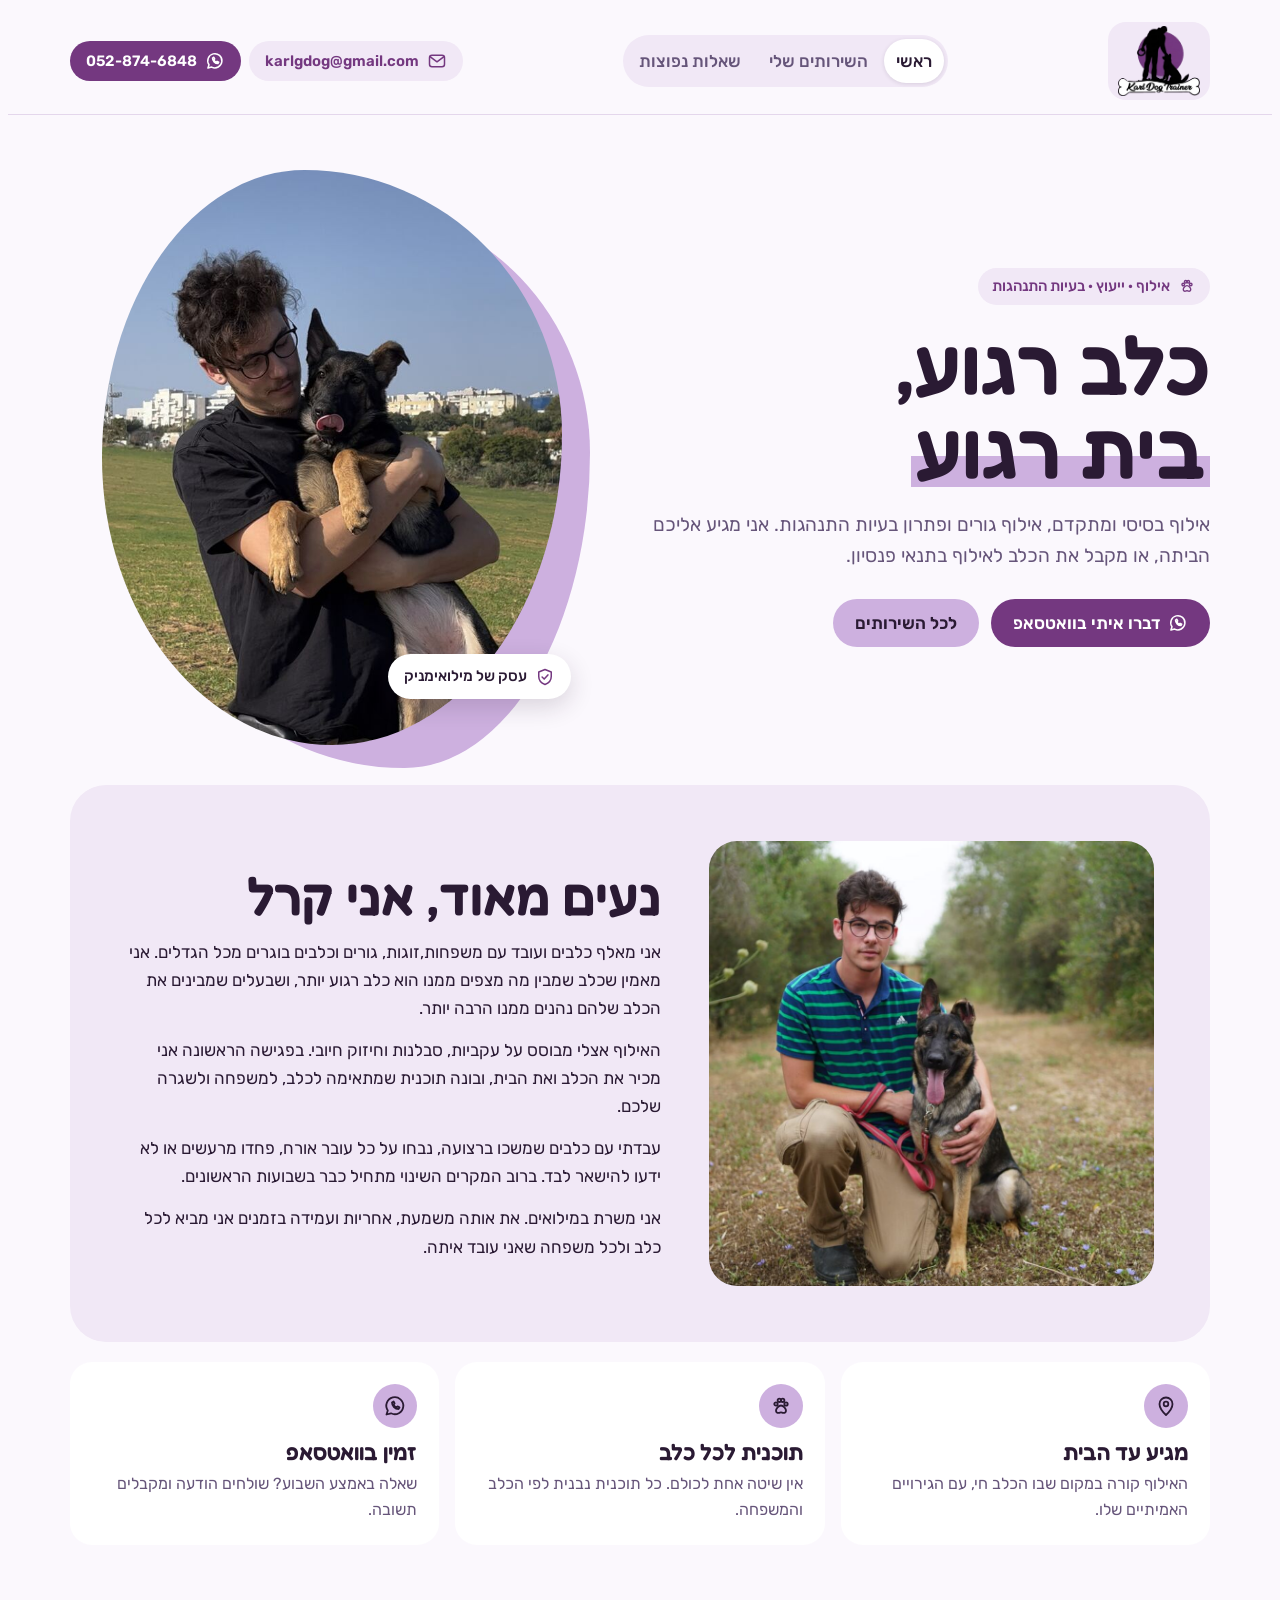
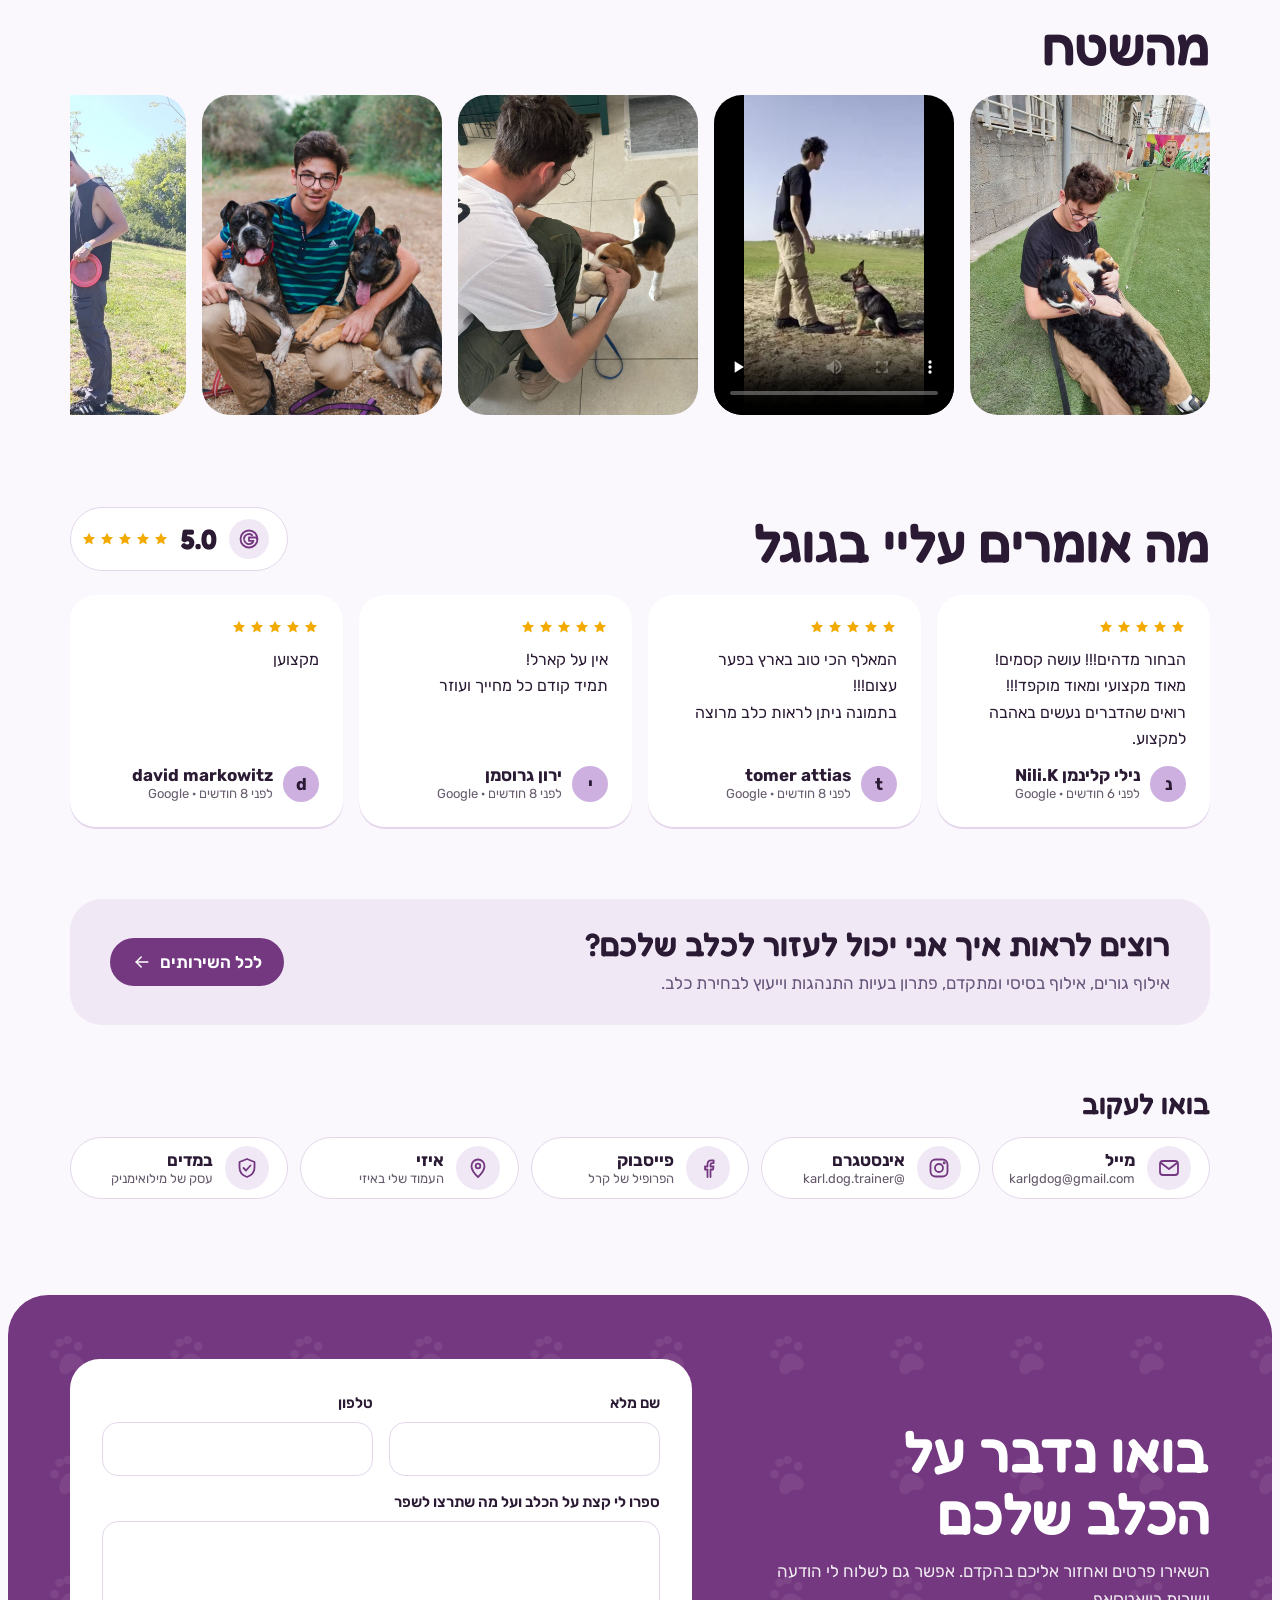
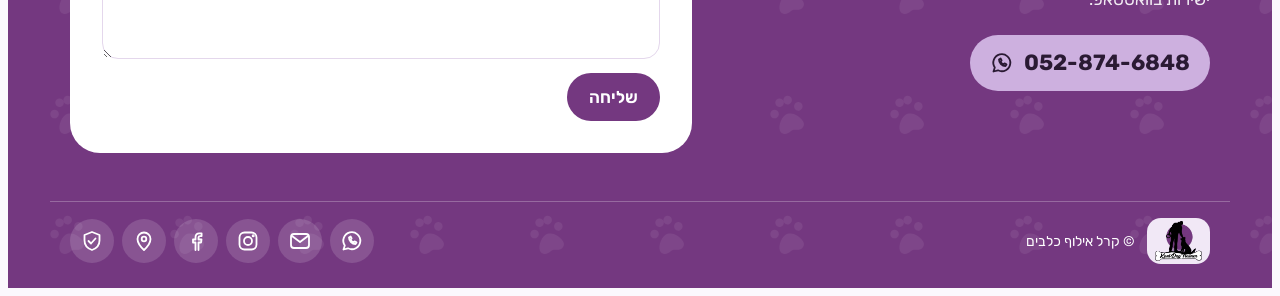
<file: index.html>
<!doctype html>
<html lang="he" dir="rtl">
<head>
<meta charset="utf-8">
<meta name="viewport" content="width=device-width, initial-scale=1, viewport-fit=cover">
<title>קרל אילוף כלבים | אילוף גורים, אילוף בסיסי ומתקדם ובעיות התנהגות</title>
<meta name="description" content="קרל, מאלף כלבים. אילוף בסיסי ומתקדם, אילוף גורים, פתרון בעיות התנהגות וייעוץ לבחירת כלב, בבית הלקוח או בתנאי פנסיון.">
<meta name="theme-color" content="#743880">
<meta property="og:type" content="website">
<meta property="og:locale" content="he_IL">
<meta property="og:title" content="קרל אילוף כלבים | אילוף גורים, אילוף בסיסי ומתקדם ובעיות התנהגות">
<meta property="og:description" content="קרל, מאלף כלבים. אילוף בסיסי ומתקדם, אילוף גורים, פתרון בעיות התנהגות וייעוץ לבחירת כלב, בבית הלקוח או בתנאי פנסיון.">
<meta property="og:image" content="/media/og-image.jpg">
<link rel="icon" type="image/png" href="/media/favicon.png">
<link rel="apple-touch-icon" href="/media/favicon.png">
<script src="assets/analytics.js"></script>
<link rel="preconnect" href="https://fonts.googleapis.com"><link rel="preconnect" href="https://fonts.gstatic.com" crossorigin>
<link rel="stylesheet" href="https://fonts.googleapis.com/css2?family=Fredoka:wght@500;600;700&family=Rubik:wght@400;500;700&display=swap">
<link rel="stylesheet" href="assets/style.css">
<script src="assets/site.js" defer></script>
</head>
<body data-view="home">
<div id="app" dir="rtl" lang="he"></div>
<noscript><p style="padding:24px">קרל אילוף כלבים · 052-874-6848 · karlgdog@gmail.com</p></noscript>
</body>
</html>
</file>
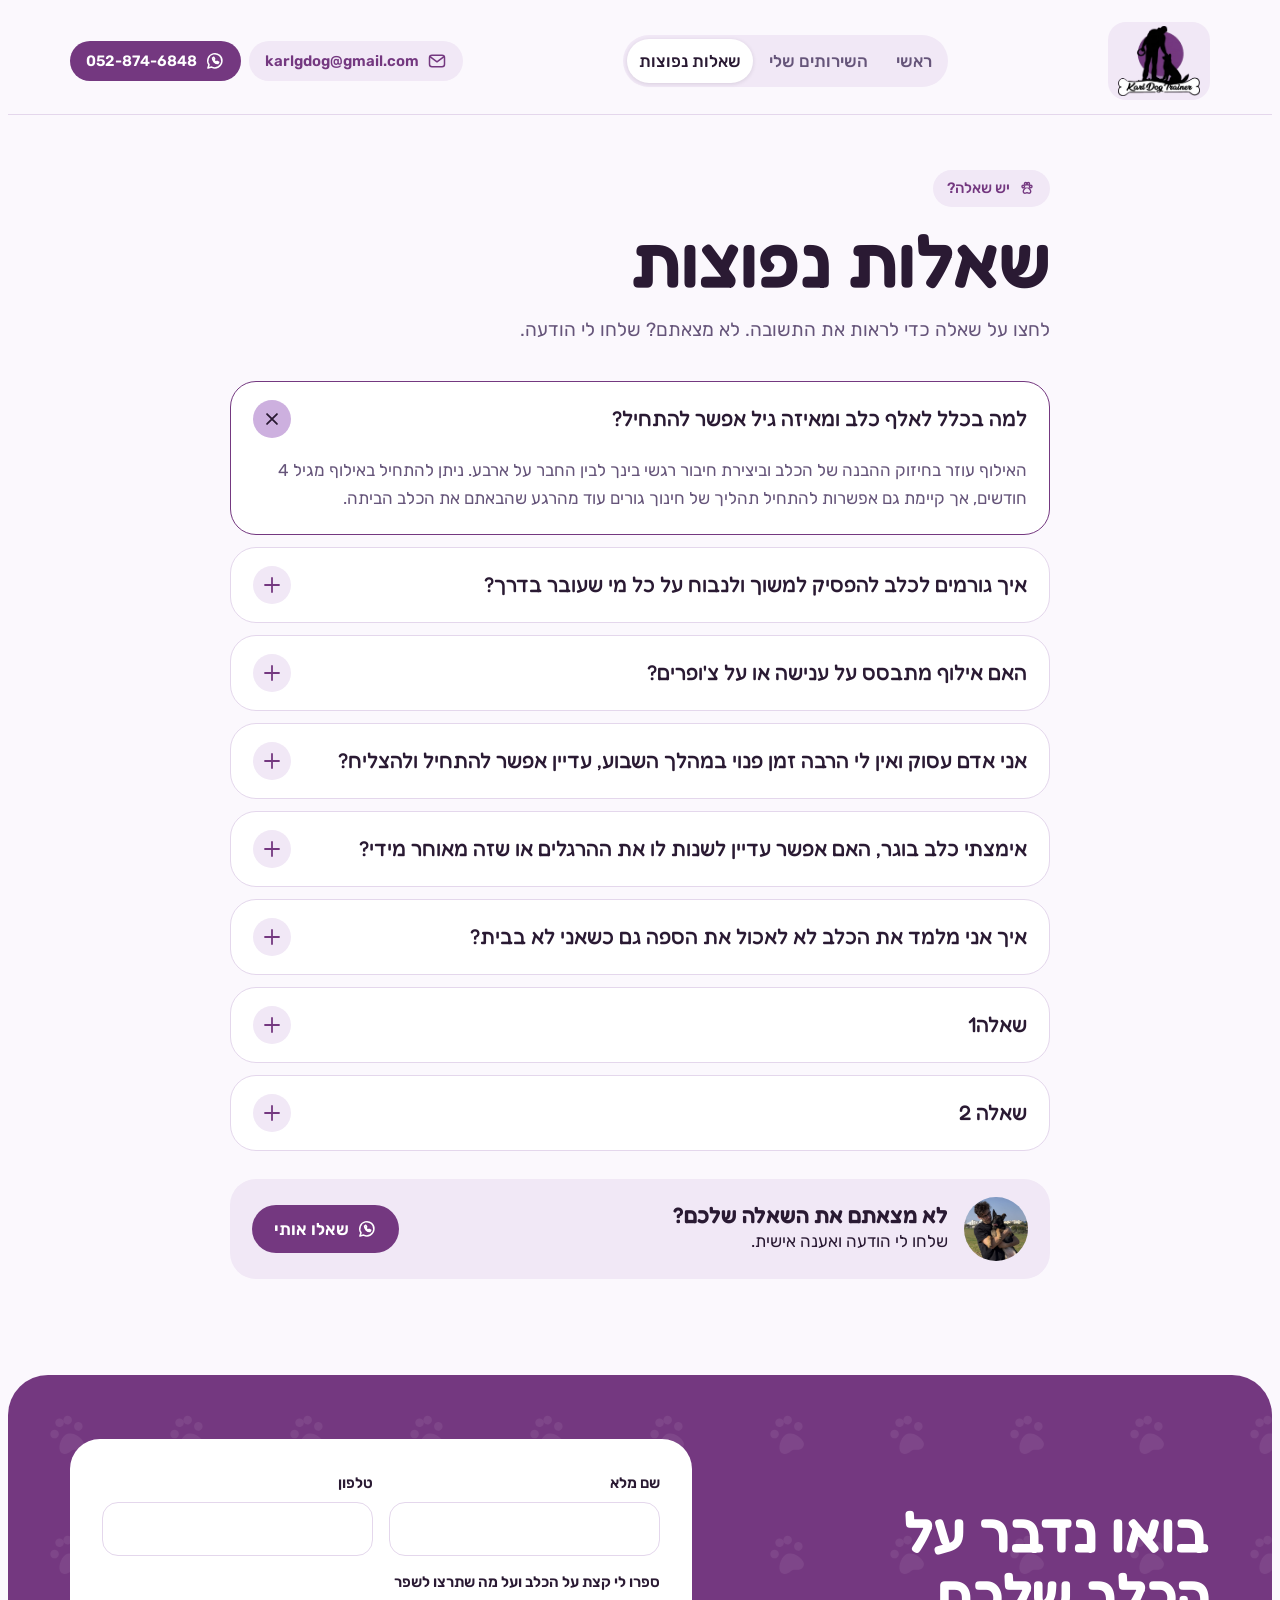
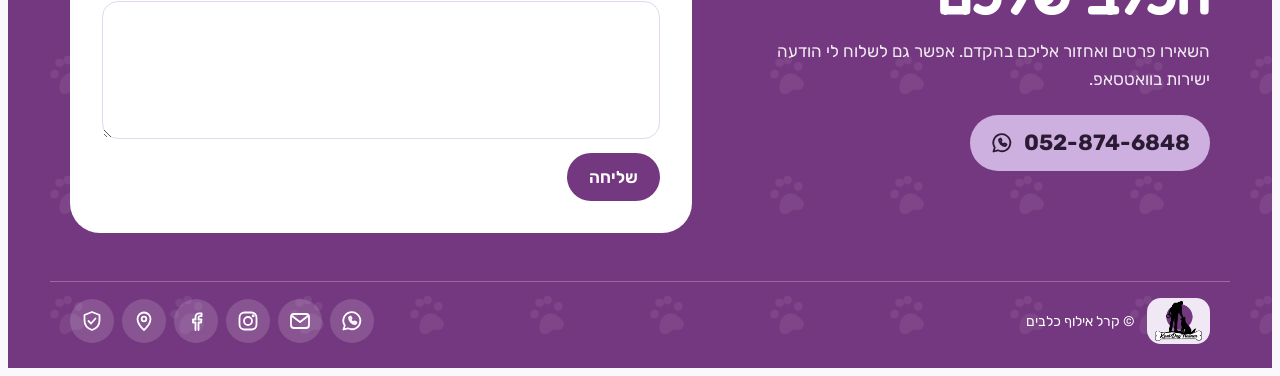
<file: faq.html>
<!doctype html>
<html lang="he" dir="rtl">
<head>
<meta charset="utf-8">
<meta name="viewport" content="width=device-width, initial-scale=1, viewport-fit=cover">
<title>שאלות נפוצות | קרל אילוף כלבים</title>
<meta name="description" content="תשובות לשאלות נפוצות על אילוף כלבים: מאיזה גיל, כמה מפגשים, אילוף בבית או בפנסיון ועוד.">
<meta name="theme-color" content="#743880">
<meta property="og:type" content="website">
<meta property="og:locale" content="he_IL">
<meta property="og:title" content="שאלות נפוצות | קרל אילוף כלבים">
<meta property="og:description" content="תשובות לשאלות נפוצות על אילוף כלבים: מאיזה גיל, כמה מפגשים, אילוף בבית או בפנסיון ועוד.">
<meta property="og:image" content="/media/og-image.jpg">
<link rel="icon" type="image/png" href="/media/favicon.png">
<link rel="apple-touch-icon" href="/media/favicon.png">
<script src="assets/analytics.js"></script>
<link rel="preconnect" href="https://fonts.googleapis.com"><link rel="preconnect" href="https://fonts.gstatic.com" crossorigin>
<link rel="stylesheet" href="https://fonts.googleapis.com/css2?family=Fredoka:wght@500;600;700&family=Rubik:wght@400;500;700&display=swap">
<link rel="stylesheet" href="assets/style.css">
<script src="assets/site.js" defer></script>
</head>
<body data-view="faq">
<div id="app" dir="rtl" lang="he"></div>
<noscript><p style="padding:24px">קרל אילוף כלבים · 052-874-6848 · karlgdog@gmail.com</p></noscript>
</body>
</html>
</file>
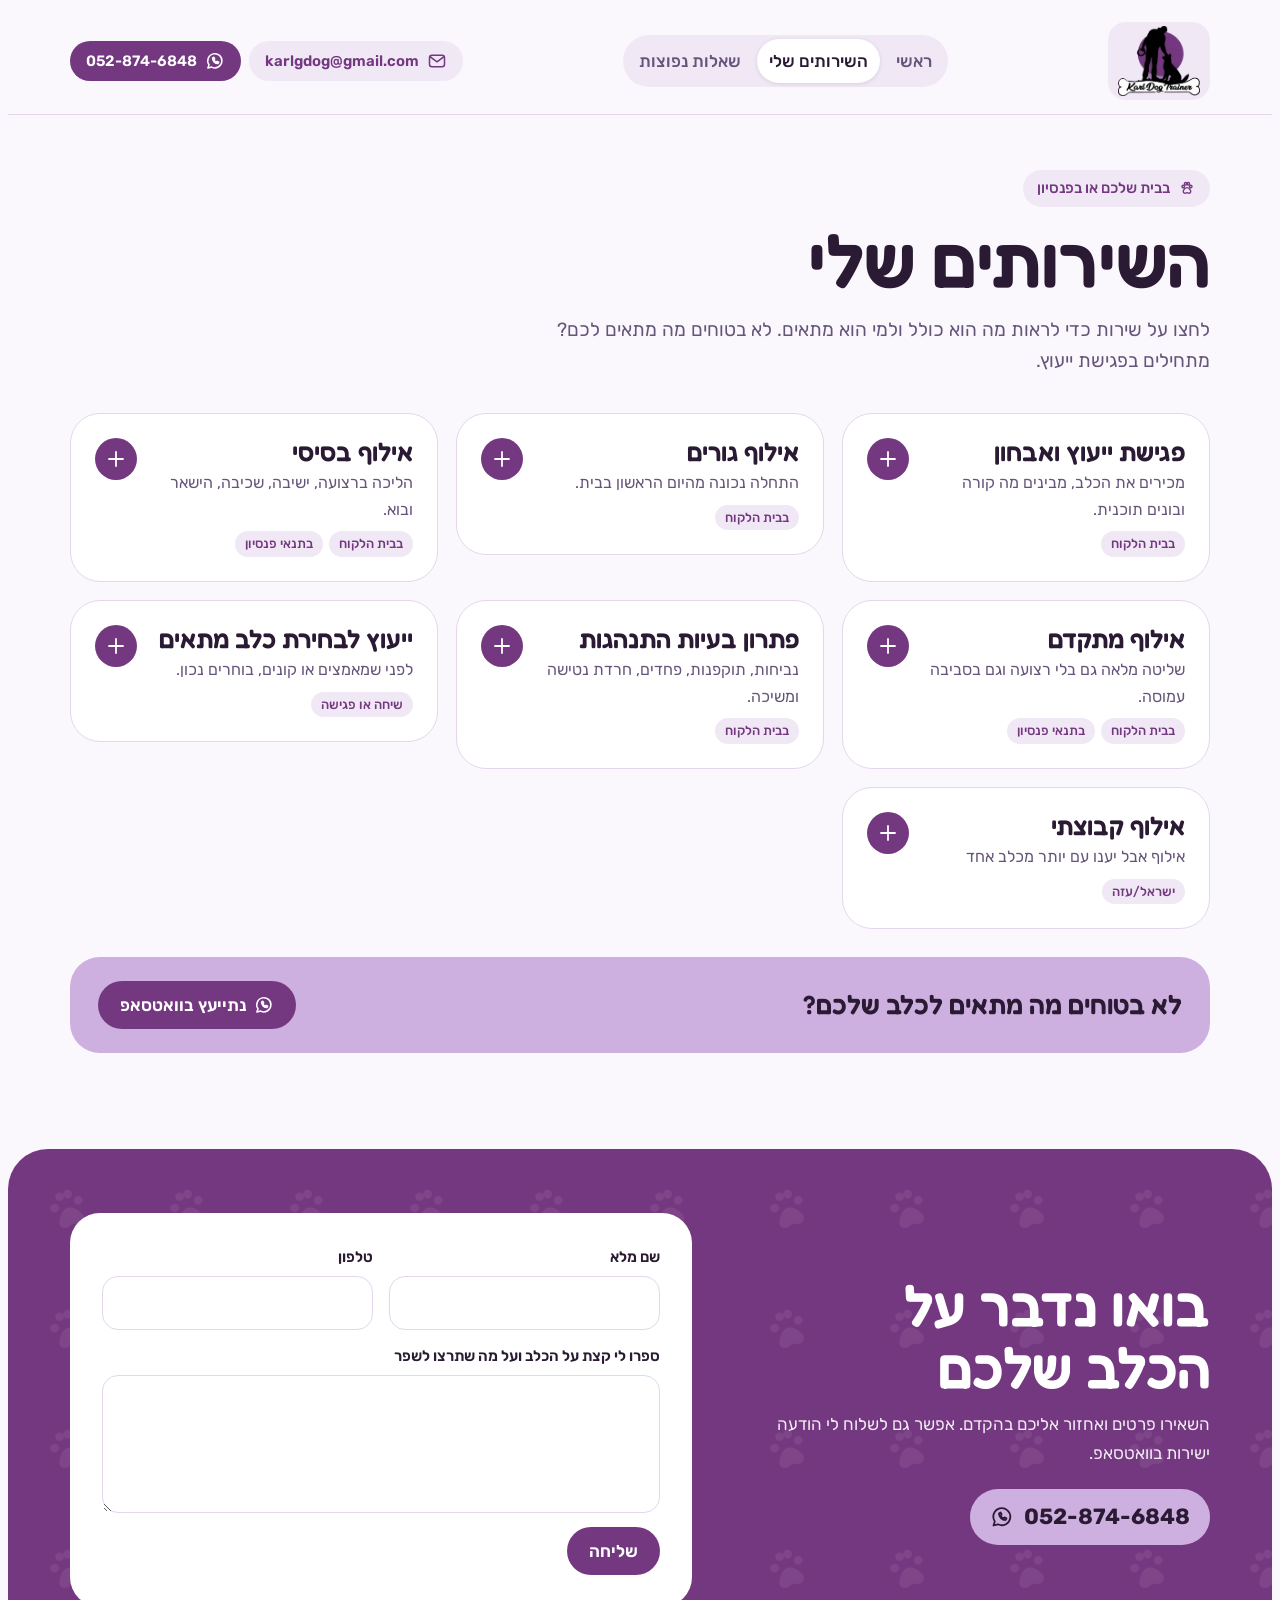
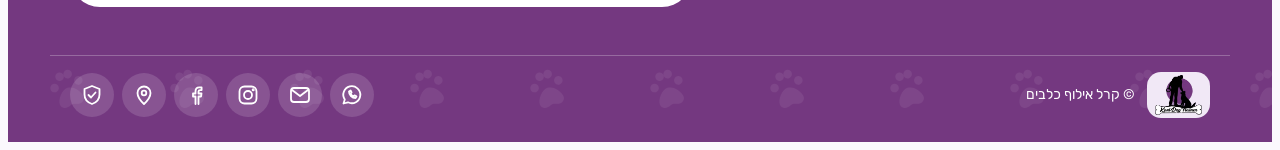
<file: services.html>
<!doctype html>
<html lang="he" dir="rtl">
<head>
<meta charset="utf-8">
<meta name="viewport" content="width=device-width, initial-scale=1, viewport-fit=cover">
<title>השירותים שלי | קרל אילוף כלבים</title>
<meta name="description" content="אילוף גורים, אילוף בסיסי ומתקדם, פתרון בעיות התנהגות, פגישת ייעוץ וייעוץ לבחירת כלב מתאים.">
<meta name="theme-color" content="#743880">
<meta property="og:type" content="website">
<meta property="og:locale" content="he_IL">
<meta property="og:title" content="השירותים שלי | קרל אילוף כלבים">
<meta property="og:description" content="אילוף גורים, אילוף בסיסי ומתקדם, פתרון בעיות התנהגות, פגישת ייעוץ וייעוץ לבחירת כלב מתאים.">
<meta property="og:image" content="/media/og-image.jpg">
<link rel="icon" type="image/png" href="/media/favicon.png">
<link rel="apple-touch-icon" href="/media/favicon.png">
<script src="assets/analytics.js"></script>
<link rel="preconnect" href="https://fonts.googleapis.com"><link rel="preconnect" href="https://fonts.gstatic.com" crossorigin>
<link rel="stylesheet" href="https://fonts.googleapis.com/css2?family=Fredoka:wght@500;600;700&family=Rubik:wght@400;500;700&display=swap">
<link rel="stylesheet" href="assets/style.css">
<script src="assets/site.js" defer></script>
</head>
<body data-view="services">
<div id="app" dir="rtl" lang="he"></div>
<noscript><p style="padding:24px">קרל אילוף כלבים · 052-874-6848 · karlgdog@gmail.com</p></noscript>
</body>
</html>
</file>
<file: assets/style.css>
/* Structure shared by all three designs. Colors and fonts come from each design's tokens. */
*, *::before, *::after { box-sizing: border-box; }
html { scroll-behavior: smooth; -webkit-text-size-adjust: 100%; }
@media (prefers-reduced-motion: reduce) { html { scroll-behavior: auto; } *, *::before, *::after { transition: none !important; animation: none !important; } }
body { background: var(--bg); color: var(--fg); font-family: var(--body); font-size: 17px; line-height: 1.65; }
body::before { content: ""; position: fixed; inset: 0 0 auto; height: env(safe-area-inset-top, 0px); z-index: 50; background: var(--header-bg, var(--bg)); }
h1, h2, h3 { font-family: var(--display); text-wrap: balance; margin: 0; line-height: 1.1; }
p { margin: 0; }
a { color: inherit; }
img, video { display: block; max-width: 100%; }
:focus-visible { outline: 3px solid var(--accent); outline-offset: 3px; border-radius: 4px; }
.wrap { width: 100%; max-width: 1180px; margin-inline: auto; padding-left: max(20px, env(safe-area-inset-left, 0px)); padding-right: max(20px, env(safe-area-inset-right, 0px)); }
.stack { display: flex; flex-direction: column; }

.draft-badge { font-size: 13px; text-align: center; padding: 6px 16px; background: var(--fg); color: var(--bg); letter-spacing: .02em; }

/* Header */
.site-header { position: sticky; top: env(safe-area-inset-top, 0px); z-index: 40; background: var(--header-bg, var(--bg)); }
.header-row { display: flex; align-items: center; justify-content: space-between; gap: 16px; padding-block: 14px; }
.brand { display: flex; align-items: center; gap: 10px; text-decoration: none; font-family: var(--display); }
.nav { display: flex; gap: 4px; flex-wrap: wrap; }
.nav-link { text-decoration: none; padding: 8px 12px; white-space: nowrap; }
@media (max-width: 720px) {
  .header-row { flex-wrap: wrap; row-gap: 8px; }
  .nav { order: 3; width: 100%; overflow-x: auto; flex-wrap: nowrap; scrollbar-width: none; }
  .nav-link { padding: 6px 10px; }
  .header-cta-text { display: none; }
}

/* Buttons */
.btn { display: inline-flex; align-items: center; justify-content: center; gap: 8px; text-decoration: none; cursor: pointer; border: 0; font: inherit; font-weight: 600; min-height: 48px; padding: 10px 22px; background: var(--accent); color: var(--accent-fg); transition: transform .15s ease, filter .15s ease; }
.btn:hover { filter: brightness(1.07); }
.btn:active { transform: translateY(1px); }
.btn svg { width: 20px; height: 20px; }
.btn-ghost { background: transparent; color: var(--fg); box-shadow: inset 0 0 0 1.5px currentColor; }
.btn-small { min-height: 40px; padding: 6px 16px; font-size: 15px; }

/* Media */
.media { margin: 0; overflow: hidden; background: var(--surface); }
.media img, .media video { width: 100%; height: 100%; object-fit: cover; }

/* Details: FAQ + services */
details > summary { list-style: none; cursor: pointer; }
details > summary::-webkit-details-marker { display: none; }
.faq-item summary, .svc summary { display: flex; align-items: center; justify-content: space-between; gap: 16px; }
.faq-toggle, .svc-toggle { flex: none; display: grid; place-items: center; transition: transform .25s ease; }
details[open] > summary .faq-toggle, details[open] > summary .svc-toggle { transform: rotate(45deg); }
@supports (interpolate-size: allow-keywords) {
  :root { interpolate-size: allow-keywords; }
  details::details-content { block-size: 0; overflow: hidden; transition: block-size .3s ease, content-visibility .3s allow-discrete; }
  details[open]::details-content { block-size: auto; }
}
.svc-head { display: flex; flex-direction: column; gap: 4px; min-width: 0; }
.svc-tags { display: flex; gap: 6px; flex-wrap: wrap; margin-top: 4px; }
.tag { font-size: 13px; padding: 2px 10px; }
.svc-body { display: flex; flex-direction: column; gap: 14px; }
.svc-list { margin: 0; padding: 0; list-style: none; display: grid; gap: 6px; }
.svc-list li { position: relative; padding-inline-start: 22px; }
.svc-list li::before { content: ""; position: absolute; inset-inline-start: 2px; top: .62em; width: 9px; height: 9px; background: var(--accent); }
.svc-price { display: flex; align-items: center; gap: 12px; flex-wrap: wrap; }
.svc-price .price { margin-inline-end: auto; font-variant-numeric: tabular-nums; }
.svc-price .price strong { font-family: var(--display); font-size: 1.7em; line-height: 1; }
.price-label { font-size: 13px; letter-spacing: .06em; opacity: .75; }

/* Reviews */
.review { margin: 0; display: flex; flex-direction: column; gap: 12px; }
.review blockquote { margin: 0; }
.review figcaption { display: flex; align-items: center; gap: 10px; margin-top: auto; }
.review figcaption > span:last-child { display: flex; flex-direction: column; line-height: 1.3; }
.review small { opacity: .7; font-size: 13px; }
.r-avatar { width: 36px; height: 36px; border-radius: 50%; display: grid; place-items: center; font-weight: 700; background: var(--accent); color: var(--accent-fg); }
.stars { display: inline-flex; gap: 2px; color: var(--star, #E8A317); }

/* Links */
.link-item { display: flex; align-items: center; gap: 12px; text-decoration: none; min-width: 0; }
.link-ic { flex: none; display: grid; place-items: center; }
.link-txt { display: flex; flex-direction: column; line-height: 1.3; min-width: 0; }
.link-txt small { opacity: .72; font-size: 13px; overflow-wrap: anywhere; }
.soc { display: grid; place-items: center; width: 44px; height: 44px; }

/* Contact form */
.contact-form { display: grid; grid-template-columns: 1fr 1fr; gap: 14px 16px; }
.field { display: flex; flex-direction: column; gap: 6px; min-width: 0; }
.field-wide { grid-column: 1 / -1; }
.field label { font-size: 15px; font-weight: 600; }
.field input, .field textarea { font: inherit; color: inherit; background: var(--field-bg, var(--bg)); border: 1.5px solid var(--line); padding: 12px 14px; width: 100%; min-height: 48px; }
.field textarea { resize: vertical; }
.field input:focus, .field textarea:focus { outline: none; border-color: var(--accent); box-shadow: 0 0 0 3px color-mix(in srgb, var(--accent) 25%, transparent); }
.field [aria-invalid="true"] { border-color: #D64545; }
.field input[dir="ltr"] { text-align: right; }
.form-actions { display: flex; align-items: center; gap: 16px; flex-wrap: wrap; }
.form-status { font-size: 15px; min-width: 0; flex: 1 1 220px; }
.form-status a { font-weight: 600; }
@media (max-width: 560px) { .contact-form { grid-template-columns: 1fr; } .form-actions .btn { width: 100%; } }

/* Floating WhatsApp */
.wa-float { position: fixed; z-index: 45; left: calc(18px + env(safe-area-inset-left, 0px)); bottom: calc(18px + env(safe-area-inset-bottom, 0px)); width: 56px; height: 56px; border-radius: 50%; display: grid; place-items: center; background: #25D366; color: #fff; box-shadow: 0 6px 20px rgba(0,0,0,.25); }
.wa-float svg { width: 30px; height: 30px; }

/* Design B "גור": friendly and soft, round shapes, in Karl's purple brand with lilac highlights. */
:root {
  --bg: #FBF8FD; --surface: #F1E8F6; --card: #FFFFFF; --fg: #2A1A33; --muted: #66557A; --line: #E4D7EC;
  --accent: #743880; --accent-fg: #FFFFFF; --sun: #CDB0DF; --sun-fg: #2A1A33;
  --header-bg: #FBF8FD; --field-bg: #FFFFFF; --star: #F2A900; --logo-bg: #F1E8F6;
  --display: "Fredoka", "Rubik", "Varela Round", sans-serif;
  --body: "Rubik", "Segoe UI", Arial, sans-serif;
}
@media (prefers-color-scheme: dark) { :root:not([data-theme="light"]) {
  --bg: #1A1220; --surface: #261A2F; --card: #2E2139; --fg: #F4EDF8; --muted: #BCA9CA; --line: #3F2E4C;
  --accent: #C690DC; --accent-fg: #1A1220; --sun: #7B4E93; --sun-fg: #F7EFFC;
  --header-bg: #1A1220; --field-bg: #21172A; --star: #FFC93C; --logo-bg: #EADCF2; color-scheme: dark; } }
:root[data-theme="dark"] {
  --bg: #1A1220; --surface: #261A2F; --card: #2E2139; --fg: #F4EDF8; --muted: #BCA9CA; --line: #3F2E4C;
  --accent: #C690DC; --accent-fg: #1A1220; --sun: #7B4E93; --sun-fg: #F7EFFC;
  --header-bg: #1A1220; --field-bg: #21172A; --star: #FFC93C; --logo-bg: #EADCF2; color-scheme: dark; }

body { font-size: 17px; }
h1, h2, h3 { font-weight: 600; }
.btn { border-radius: 999px; }
.btn-sun { background: var(--sun); color: var(--sun-fg); }
.hl-mark { background: linear-gradient(transparent 58%, var(--sun) 58%, var(--sun) 90%, transparent 90%); padding-inline: 4px; color: inherit; }
.kicker { display: inline-flex; align-items: center; gap: 8px; font-size: 15px; font-weight: 500; color: var(--accent); background: var(--surface); padding: 6px 14px; border-radius: 999px; }
.kicker svg { width: 18px; height: 18px; }
.b-title { font-size: clamp(34px, 4.6vw, 52px); }

.site-header { box-shadow: 0 1px 0 var(--line); }
.brand-dot { width: 44px; height: 44px; border-radius: 50%; display: grid; place-items: center; background: var(--sun); color: var(--sun-fg); }
.brand b { font-size: 26px; font-weight: 600; }
.brand small { display: block; font-family: var(--body); font-size: 13px; color: var(--muted); margin-top: -4px; }
.nav { background: var(--surface); border-radius: 999px; padding: 4px; }
.nav-link { border-radius: 999px; font-weight: 500; color: var(--muted); }
.nav-link:hover { color: var(--fg); }
.nav-link.is-current { background: var(--card); color: var(--fg); box-shadow: 0 1px 4px rgba(42,26,51,.12); }
@media (max-width: 720px) { .nav { width: 100%; justify-content: space-between; } }

/* Hero */
.b-hero { padding-block: 56px 40px; overflow: hidden; }
.b-hero .wrap { display: grid; grid-template-columns: 1.1fr 1fr; gap: 40px; align-items: center; }
.b-hero h1 { font-size: clamp(46px, 6.4vw, 80px); line-height: 1.05; margin-block: 18px; }
.b-hero .lead { font-size: 19px; color: var(--muted); max-width: 32em; }
.b-hero .ctas { display: flex; gap: 12px; flex-wrap: wrap; margin-top: 28px; }
.b-blob { position: relative; justify-self: center; width: min(100%, 460px); }
.b-blob::before { content: ""; position: absolute; inset: 6% -6% -4% 10%; background: var(--sun); border-radius: 46% 54% 42% 58% / 55% 44% 56% 45%; }
.b-blob .media { position: relative; aspect-ratio: 4 / 5; border-radius: 44% 56% 50% 50% / 50% 46% 54% 50%; }
.b-chip { position: absolute; display: flex; align-items: center; gap: 8px; background: var(--card); color: var(--fg); border-radius: 999px; padding: 10px 16px; font-weight: 500; font-size: 15px; box-shadow: 0 8px 24px rgba(42,26,51,.16); text-decoration: none; }
.b-chip svg { width: 20px; height: 20px; color: var(--accent); }
.b-chip.c1 { top: 10%; left: -4%; }
.b-chip.c2 { bottom: 8%; right: -2%; }
.b-chip .stars svg { width: 14px; height: 14px; color: var(--star); }

/* Services pills on home */
.b-pills { padding-block: 16px 64px; }
.b-pills .row { display: flex; flex-wrap: wrap; gap: 10px; }
.b-pills a { text-decoration: none; background: var(--card); border: 1.5px solid var(--line); border-radius: 999px; padding: 10px 18px; font-weight: 500; transition: border-color .15s, background .15s; }
.b-pills a:hover { border-color: var(--accent); background: var(--surface); }

/* About */
.b-about .box { background: var(--surface); border-radius: 36px; padding: clamp(24px, 5vw, 56px); display: grid; grid-template-columns: 1fr 1.2fr; gap: 48px; align-items: center; }
.b-about .media { aspect-ratio: 1; border-radius: 28px; }
.b-about .text { display: flex; flex-direction: column; gap: 14px; max-width: 36em; }
.b-hls { display: grid; grid-template-columns: repeat(3, 1fr); gap: 16px; margin-top: 20px; }
.b-hls .hl { background: var(--card); border-radius: 22px; padding: 22px; display: flex; flex-direction: column; gap: 6px; }
.b-hls .hl .ic { width: 44px; height: 44px; border-radius: 50%; display: grid; place-items: center; background: var(--sun); color: var(--sun-fg); margin-bottom: 6px; }
.b-hls h3 { font-size: 22px; }
.b-hls p { color: var(--muted); font-size: 16px; }

/* Reservist */
.b-reservist { padding-block: 40px 0; }
.b-reservist .pill { display: flex; align-items: center; gap: 18px; flex-wrap: wrap; border: 2px dashed var(--accent); border-radius: 28px; padding: 20px 24px; }
.b-reservist .ic { width: 56px; height: 56px; border-radius: 50%; background: var(--accent); color: var(--accent-fg); display: grid; place-items: center; flex: none; }
.b-reservist .txt { flex: 1 1 300px; min-width: 0; }
.b-reservist h3 { font-size: 24px; }
.b-reservist p { color: var(--muted); }

/* Gallery */
.b-gallery { padding-block: 72px 24px; }
.b-strip { display: grid; grid-auto-flow: column; grid-auto-columns: minmax(240px, 300px); gap: 16px; overflow-x: auto; scroll-snap-type: x mandatory; padding-block: 20px 12px; scrollbar-width: thin; }
.b-strip .media { aspect-ratio: 3 / 4; border-radius: 28px; scroll-snap-align: start; }
.b-strip .media.is-video { background: #000; }
.b-strip .media.is-video video { object-fit: contain; }

/* Reviews */
.b-reviews { padding-block: 56px 72px; }
.b-reviews-head { display: flex; justify-content: space-between; align-items: end; gap: 20px; flex-wrap: wrap; }
.b-score { display: flex; align-items: center; gap: 12px; background: var(--card); border: 1.5px solid var(--line); border-radius: 999px; padding: 8px 18px 8px 10px; }
.b-score .g { width: 40px; height: 40px; border-radius: 50%; background: var(--surface); display: grid; place-items: center; color: var(--accent); }
.b-score b { font-family: var(--display); font-size: 28px; }
.note { font-size: 14px; color: var(--muted); margin-top: 8px; }
.b-reviews .cards { display: grid; grid-template-columns: repeat(4, 1fr); gap: 16px; margin-top: 24px; }
.b-reviews .review { background: var(--card); border-radius: 26px; padding: 24px; box-shadow: 0 2px 0 var(--line); }
.b-reviews .review blockquote { font-size: 16px; }
.r-avatar { background: var(--sun); color: var(--sun-fg); }

/* Links */
.b-links { padding-block: 0 80px; }
.b-links .row { display: flex; flex-wrap: wrap; gap: 12px; margin-top: 18px; }
.b-links .link-item { flex: 1 1 200px; background: var(--card); border: 1.5px solid var(--line); border-radius: 999px; padding: 8px 18px 8px 8px; transition: border-color .15s, transform .15s; }
.b-links .link-item:hover { border-color: var(--accent); transform: translateY(-2px); }
.b-links .link-ic { width: 44px; height: 44px; border-radius: 50%; background: var(--surface); color: var(--accent); }

/* Page heads */
.b-pagehead { padding-block: 56px 28px; }
.b-pagehead .wrap { display: flex; flex-direction: column; gap: 14px; align-items: flex-start; }
.b-pagehead h1 { font-size: clamp(44px, 6vw, 72px); }
.b-pagehead p { font-size: 19px; color: var(--muted); max-width: 38em; }

/* FAQ */
.b-faq .wrap { max-width: 860px; padding-block: 8px 80px; }
.faq-list { display: flex; flex-direction: column; gap: 12px; }
.faq-item { background: var(--card); border-radius: 26px; border: 1.5px solid var(--line); transition: border-color .2s; }
.faq-item[open] { border-color: var(--accent); background: var(--card); }
.faq-item summary { padding: 18px 22px; font-family: var(--display); font-weight: 500; font-size: 21px; }
.faq-toggle { width: 38px; height: 38px; border-radius: 50%; background: var(--surface); color: var(--accent); }
.faq-item[open] .faq-toggle { background: var(--sun); color: var(--sun-fg); }
.faq-a { padding: 0 22px 22px; color: var(--muted); }
.b-ask { margin-top: 28px; display: flex; align-items: center; gap: 16px; flex-wrap: wrap; background: var(--surface); border-radius: 26px; padding: 18px 22px; }
.b-ask img { width: 64px; height: 64px; border-radius: 50%; object-fit: cover; }
.b-ask .txt { flex: 1 1 220px; }
.b-ask h3 { font-size: 22px; }

/* Services */
.b-services .wrap { padding-block: 8px 80px; }
.svc-grid { display: grid; grid-template-columns: repeat(3, 1fr); gap: 18px; align-items: start; }
.svc { background: var(--card); border-radius: 30px; border: 1.5px solid var(--line); overflow: hidden; }
.svc[open] { border-color: var(--accent); }
.svc summary { padding: 24px; align-items: flex-start; }
.svc-title { font-family: var(--display); font-size: 25px; font-weight: 600; line-height: 1.15; }
.svc-short { color: var(--muted); font-size: 16px; }
.tag { background: var(--surface); color: var(--accent); border-radius: 999px; font-weight: 500; }
.svc-toggle { width: 42px; height: 42px; border-radius: 50%; background: var(--accent); color: var(--accent-fg); }
.svc-body { padding: 0 24px 24px; }
.svc-list li::before { border-radius: 50%; background: var(--sun); }
.svc-price { background: var(--surface); border-radius: 22px; padding: 12px 12px 12px 12px; padding-inline-start: 18px; }
.svc-price strong { color: var(--accent); }
.svc-cta { margin-top: 28px; display: flex; justify-content: space-between; align-items: center; gap: 16px; flex-wrap: wrap; background: var(--sun); color: var(--sun-fg); border-radius: 30px; padding: 24px 28px; }
.svc-cta h3 { font-size: 26px; }
.svc-cta .btn { background: var(--accent); color: var(--accent-fg); }

/* Footer */
.b-footer { background: var(--accent); color: var(--accent-fg); border-radius: 40px 40px 0 0; margin-top: 16px; }
.b-footer .contact { display: grid; grid-template-columns: 1fr 1.3fr; gap: 40px; padding-block: 64px 48px; align-items: center; }
.b-footer h2 { font-size: clamp(36px, 4.6vw, 56px); }
.b-footer .contact > div > p { margin-top: 12px; opacity: .9; max-width: 28em; }
.b-footer .phone { display: inline-flex; gap: 10px; align-items: center; margin-top: 22px; font-size: 22px; font-weight: 700; text-decoration: none; background: var(--sun); color: var(--sun-fg); border-radius: 999px; padding: 10px 20px; direction: ltr; }
.b-footer .contact-form { background: var(--card); color: var(--fg); border-radius: 30px; padding: clamp(20px, 3vw, 32px); }
.b-footer .contact-form .btn { background: var(--accent); color: var(--accent-fg); }
.field input, .field textarea { border-radius: 16px; }
.b-footer .bottom { display: flex; justify-content: space-between; align-items: center; gap: 12px; flex-wrap: wrap; padding-block: 16px 24px; font-size: 14px; border-top: 1px solid color-mix(in srgb, var(--accent-fg) 25%, transparent); }
.b-footer .socials { display: flex; gap: 8px; }
.b-footer .soc { border-radius: 50%; background: color-mix(in srgb, var(--accent-fg) 14%, transparent); }

@media (max-width: 960px) {
  .b-hero .wrap, .b-about .box, .b-footer .contact { grid-template-columns: 1fr; }
  .b-hero .wrap > :first-child { order: 2; }
  .b-blob { width: min(84%, 380px); }
  .svc-grid, .b-reviews .cards { grid-template-columns: repeat(2, 1fr); }
  .b-about .media { aspect-ratio: 4 / 3; }
}
@media (max-width: 640px) {
  .b-hero { padding-block: 32px 24px; }
  .b-hls, .svc-grid, .b-reviews .cards { grid-template-columns: 1fr; }
  .b-chip.c1 { left: -8%; } .b-chip.c2 { right: -8%; }
  .b-chip { font-size: 13px; padding: 8px 12px; }
}

/* Karl's logo */
.brand-logo { display: grid; place-items: center; background: var(--logo-bg); border-radius: 18px; padding: 4px 10px; }
.brand-logo img { height: 70px; width: auto; }
.brand-logo.small { border-radius: 14px; padding: 3px 8px; }
.brand-logo.small img { height: 40px; }
.b-footer .bottom { justify-content: flex-start; }
.b-footer .bottom .socials { margin-inline-start: auto; }
.b-footer { background-image: url("data:image/svg+xml,%3Csvg xmlns='http://www.w3.org/2000/svg' width='120' height='120' viewBox='0 0 24 24'%3E%3Cg fill='%23ffffff' fill-opacity='.07' transform='rotate(-18 12 12) scale(.5) translate(12 12)'%3E%3Ccircle cx='7' cy='10' r='1.7'/%3E%3Ccircle cx='10.3' cy='6.3' r='1.7'/%3E%3Ccircle cx='13.7' cy='6.3' r='1.7'/%3E%3Ccircle cx='17' cy='10' r='1.7'/%3E%3Cpath d='M12 11.5c-2.5 0-5 3.3-5 5.3 0 1.6 1.4 2.4 2.8 2.1 1-.2 1.5-.6 2.2-.6s1.2.4 2.2.6c1.4.3 2.8-.5 2.8-2.1 0-2-2.5-5.3-5-5.3z'/%3E%3C/g%3E%3C/svg%3E"); }
@media (max-width: 720px) { .brand-logo img { height: 54px; } }

/* Soft call to action to the services page, after the reviews */
.b-svc-cta { padding-block: 0 64px; }
.b-svc-cta .box { display: flex; align-items: center; justify-content: space-between; gap: 20px; flex-wrap: wrap; background: var(--surface); border-radius: 32px; padding: 28px clamp(22px, 4vw, 40px); }
.b-svc-cta .txt { flex: 1 1 320px; min-width: 0; display: flex; flex-direction: column; gap: 6px; }
.b-svc-cta h2 { font-size: clamp(24px, 3vw, 32px); }
.b-svc-cta p { color: var(--muted); }

/* Email next to WhatsApp in the header */
.header-ctas { display: flex; gap: 8px; align-items: center; }
.btn-mail { background: var(--surface); color: var(--accent); }

/* Line breaks typed in content.json (\n) show as new lines */
.review blockquote, .faq-a p, .svc-body > p { white-space: pre-line; }

/* Spam trap field, hidden from people */
.hp { position: absolute; width: 1px; height: 1px; overflow: hidden; clip-path: inset(50%); opacity: 0; pointer-events: none; }
/* Safety net: nothing may push the page sideways */
html, body { overflow-x: clip; }
</file>
